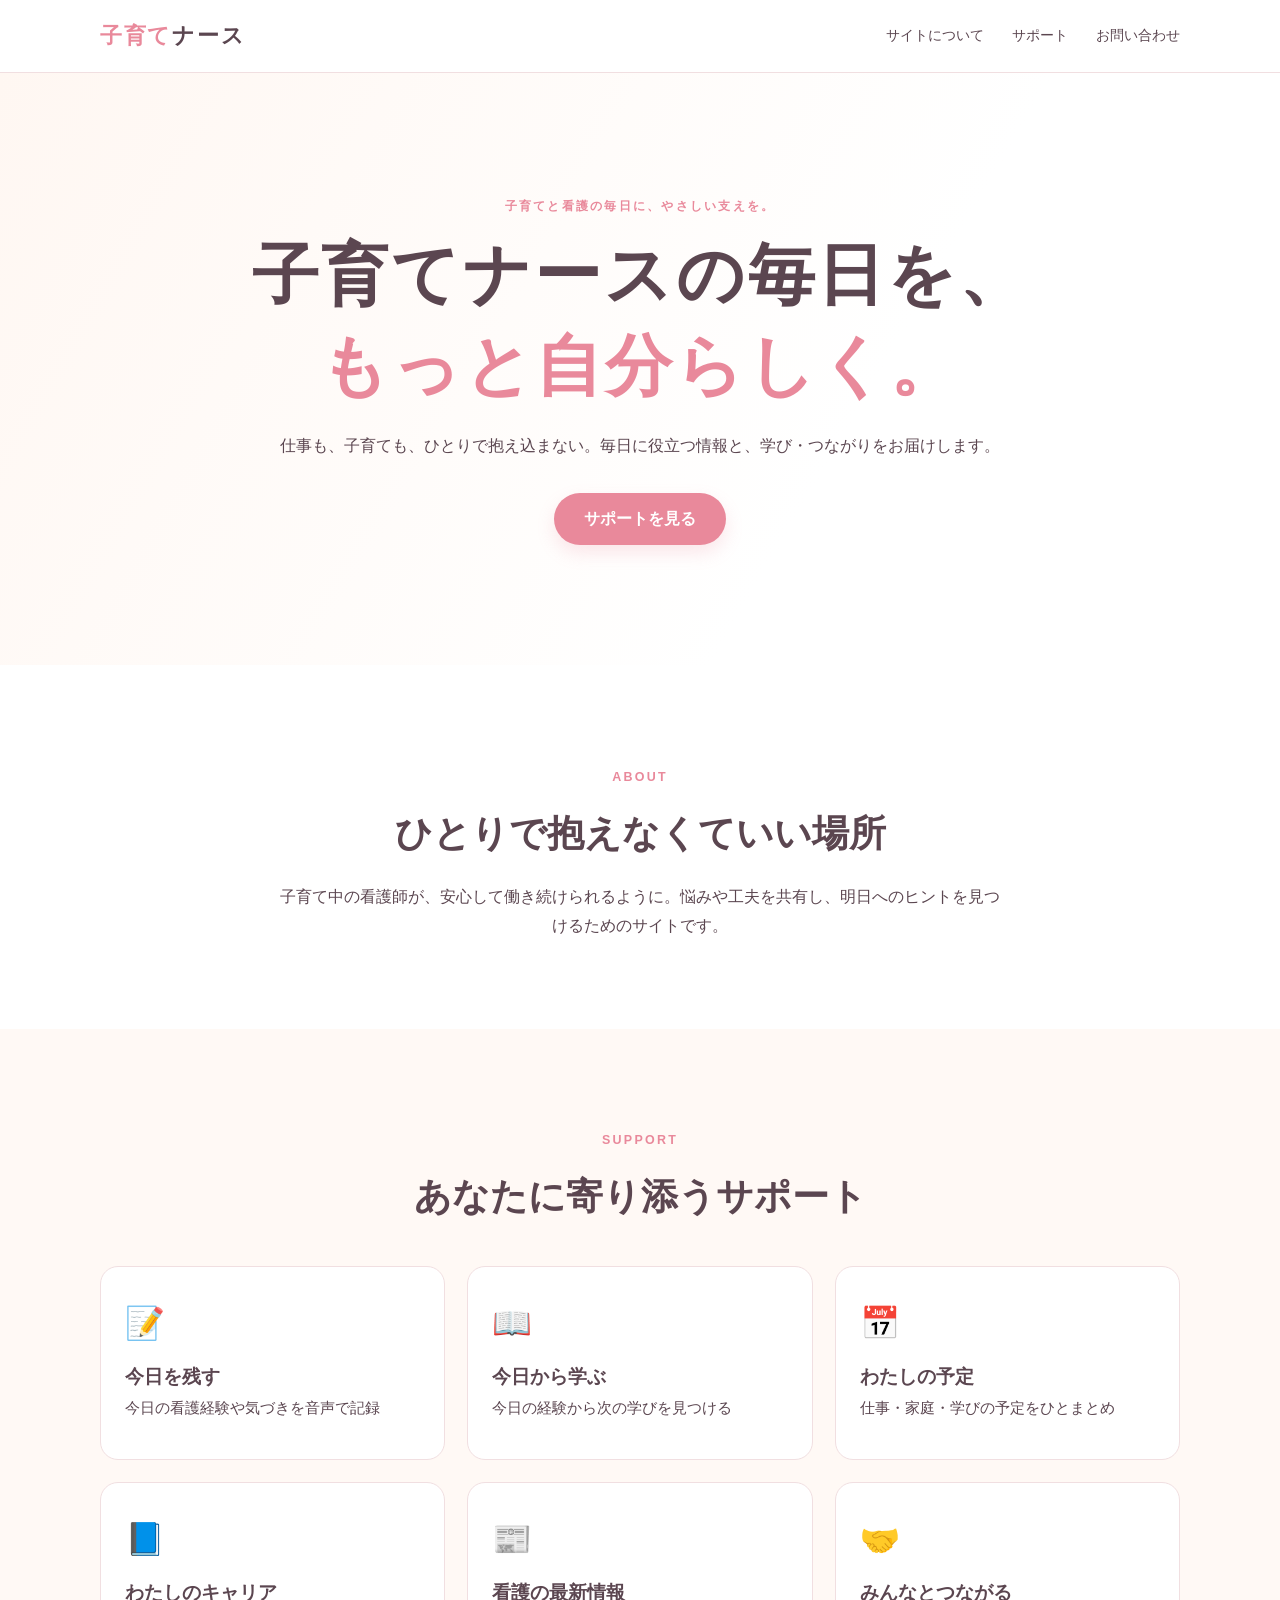
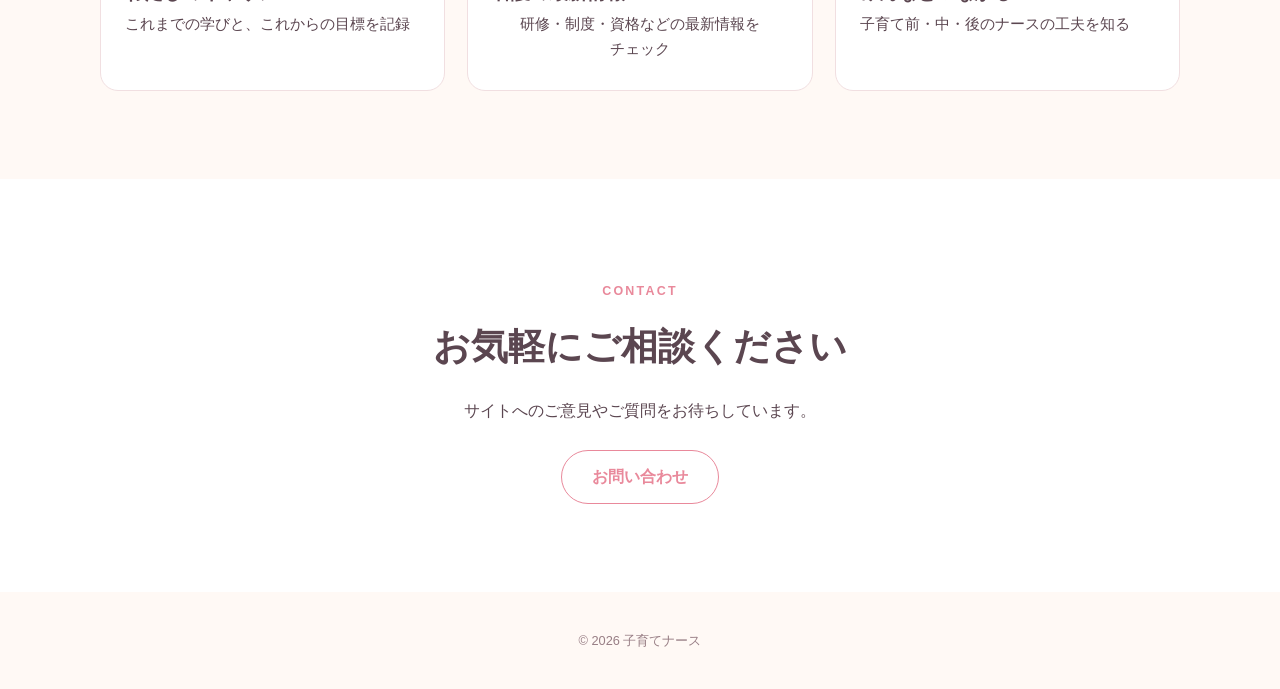
<file: index.html>
﻿<!DOCTYPE html>
<html lang="ja">
<head>
  <meta charset="UTF-8">
  <meta name="viewport" content="width=device-width, initial-scale=1.0">
  <meta name="description" content="子育てを支える看護師のためのサポートサイト">
  <title>子育てナース</title>
  <link rel="stylesheet" href="css/style.css">
</head>
<body>
  <header class="site-header">
    <div class="container header-inner">
      <a class="logo" href="index.html" aria-label="子育てナース ホーム">子育て<span>ナース</span></a>
      <nav aria-label="メインナビゲーション">
        <a href="#about">サイトについて</a>
        <a href="#support">サポート</a>
        <a href="#contact">お問い合わせ</a>
      </nav>
    </div>
  </header>

  <main>
    <section class="hero">
      <div class="container hero-content">
        <p class="eyebrow">子育てと看護の毎日に、やさしい支えを。</p>
        <h1>子育てナースの毎日を、<br><span>もっと自分らしく。</span></h1>
        <p class="lead">仕事も、子育ても、ひとりで抱え込まない。毎日に役立つ情報と、学び・つながりをお届けします。</p>
        <a class="button" href="#support">サポートを見る</a>
      </div>
    </section>

    <section id="about" class="section container">
      <p class="section-label">ABOUT</p>
      <h2>ひとりで抱えなくていい場所</h2>
      <p class="section-lead">子育て中の看護師が、安心して働き続けられるように。悩みや工夫を共有し、明日へのヒントを見つけるためのサイトです。</p>
    </section>

    <section id="support" class="section section-soft">
      <div class="container">
        <p class="section-label">SUPPORT</p>
        <h2>あなたに寄り添うサポート</h2>
        <div class="cards">
          <a class="card" href="record.html"><div class="card-icon" aria-hidden="true">📝</div><h3>今日を残す</h3><p>今日の看護経験や気づきを音声で記録</p></a>
          <a class="card" href="learning.html"><div class="card-icon" aria-hidden="true">📖</div><h3>今日から学ぶ</h3><p>今日の経験から次の学びを見つける</p></a>
          <a class="card" href="schedule.html"><div class="card-icon" aria-hidden="true">📅</div><h3>わたしの予定</h3><p>仕事・家庭・学びの予定をひとまとめ</p></a>
          <a class="card" href="career.html"><div class="card-icon" aria-hidden="true">📘</div><h3>わたしのキャリア</h3><p>これまでの学びと、これからの目標を記録</p></a>
          <a class="card" href="news.html"><div class="card-icon" aria-hidden="true">📰</div><h3>看護の最新情報</h3><p>研修・制度・資格などの最新情報をチェック</p></a>
          <a class="card" href="community.html"><div class="card-icon" aria-hidden="true">🤝</div><h3>みんなとつながる</h3><p>子育て前・中・後のナースの工夫を知る</p></a>
        </div>
      </div>
    </section>

    <section id="contact" class="section container contact">
      <p class="section-label">CONTACT</p>
      <h2>お気軽にご相談ください</h2>
      <p>サイトへのご意見やご質問をお待ちしています。</p>
      <a class="button button-secondary" href="mailto:info@example.com">お問い合わせ</a>
    </section>
  </main>

  <footer class="site-footer"><p>&copy; <span id="current-year">2026</span> 子育てナース</p></footer>
  <script src="js/script.js"></script>
</body>
</html>
</file>
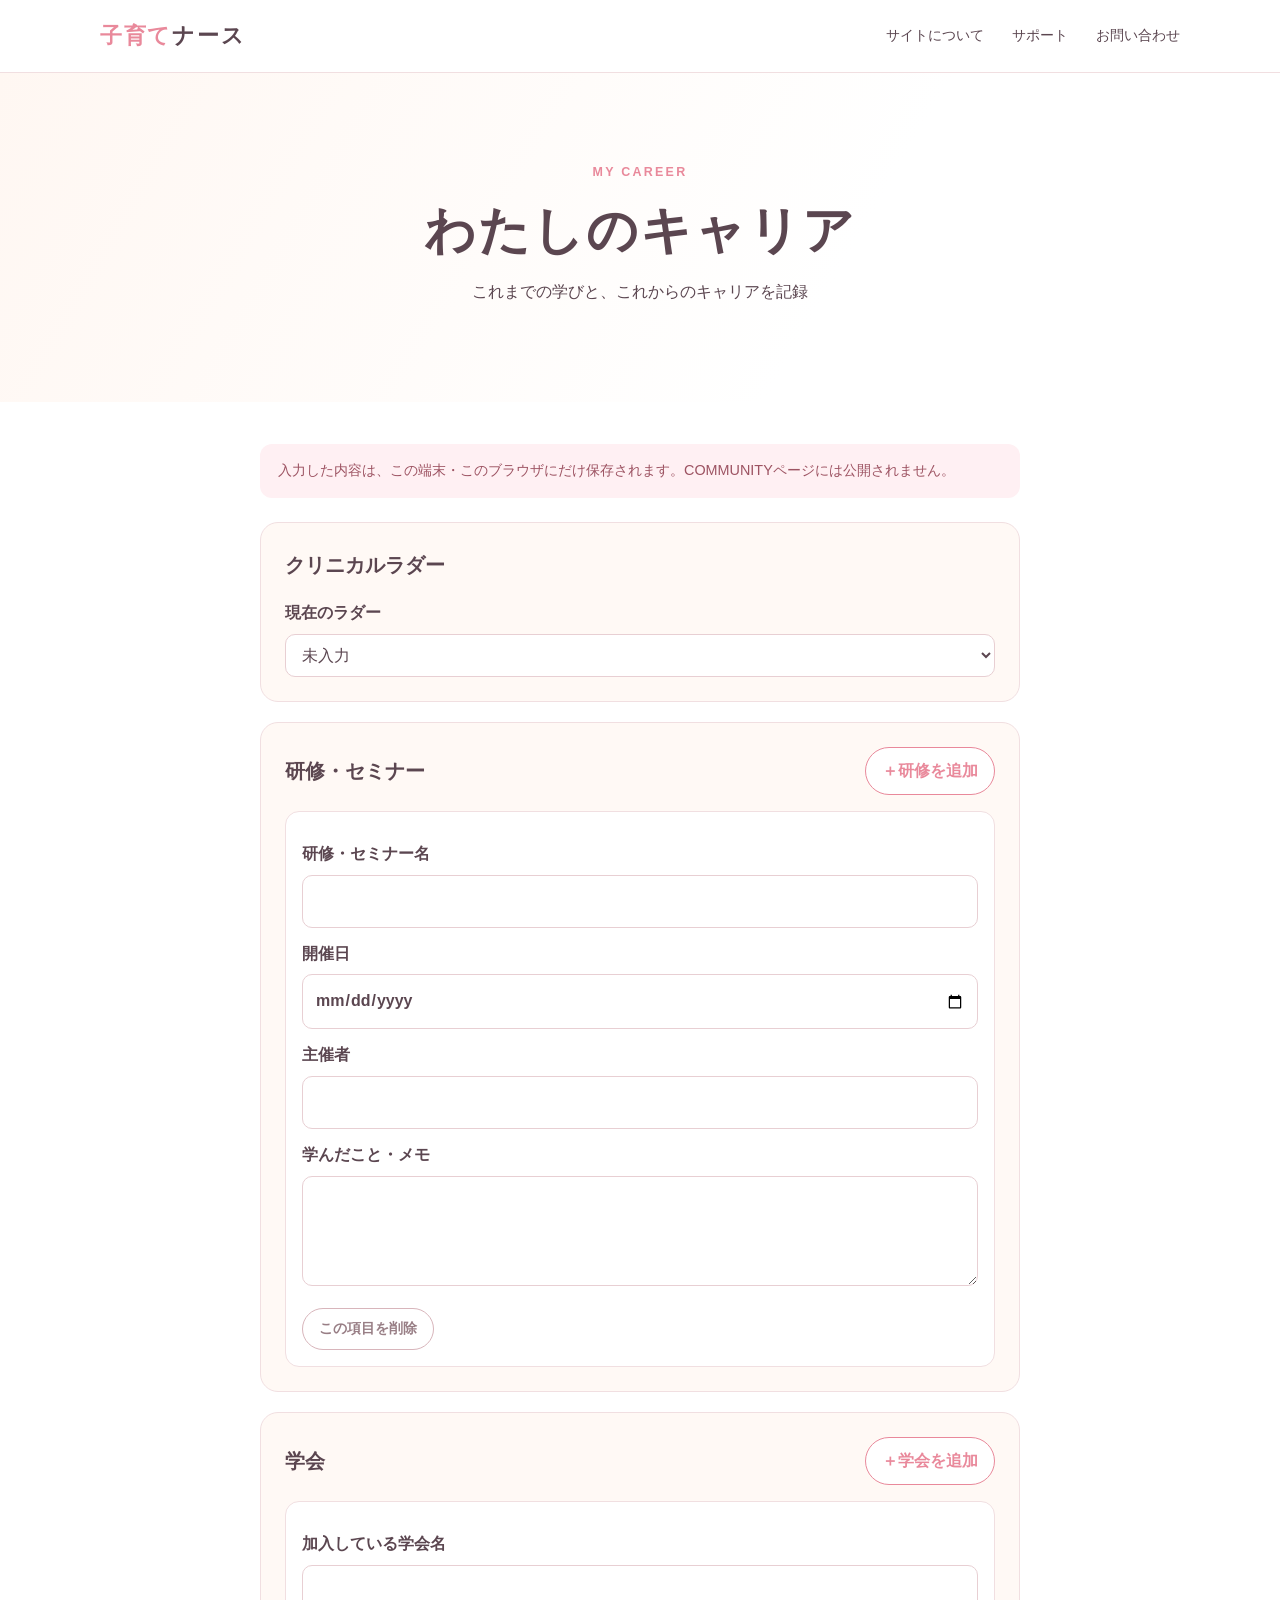
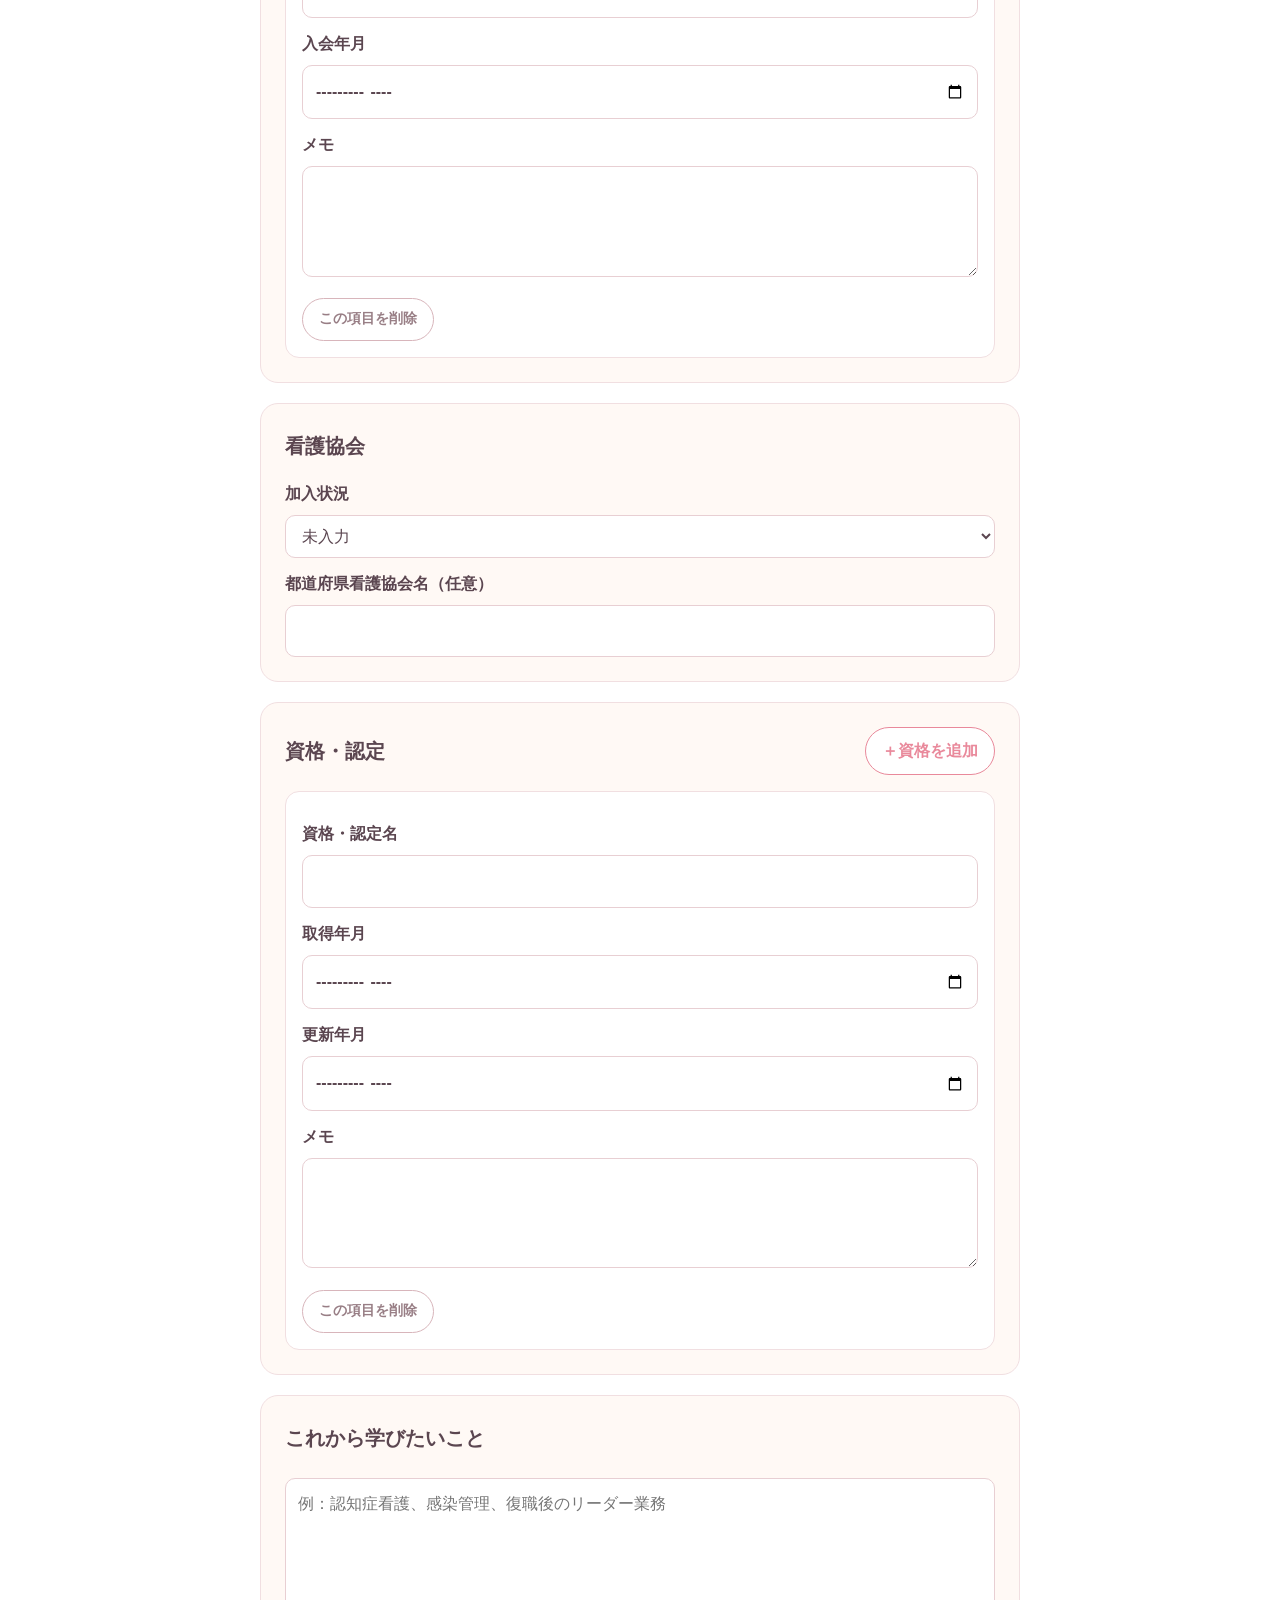
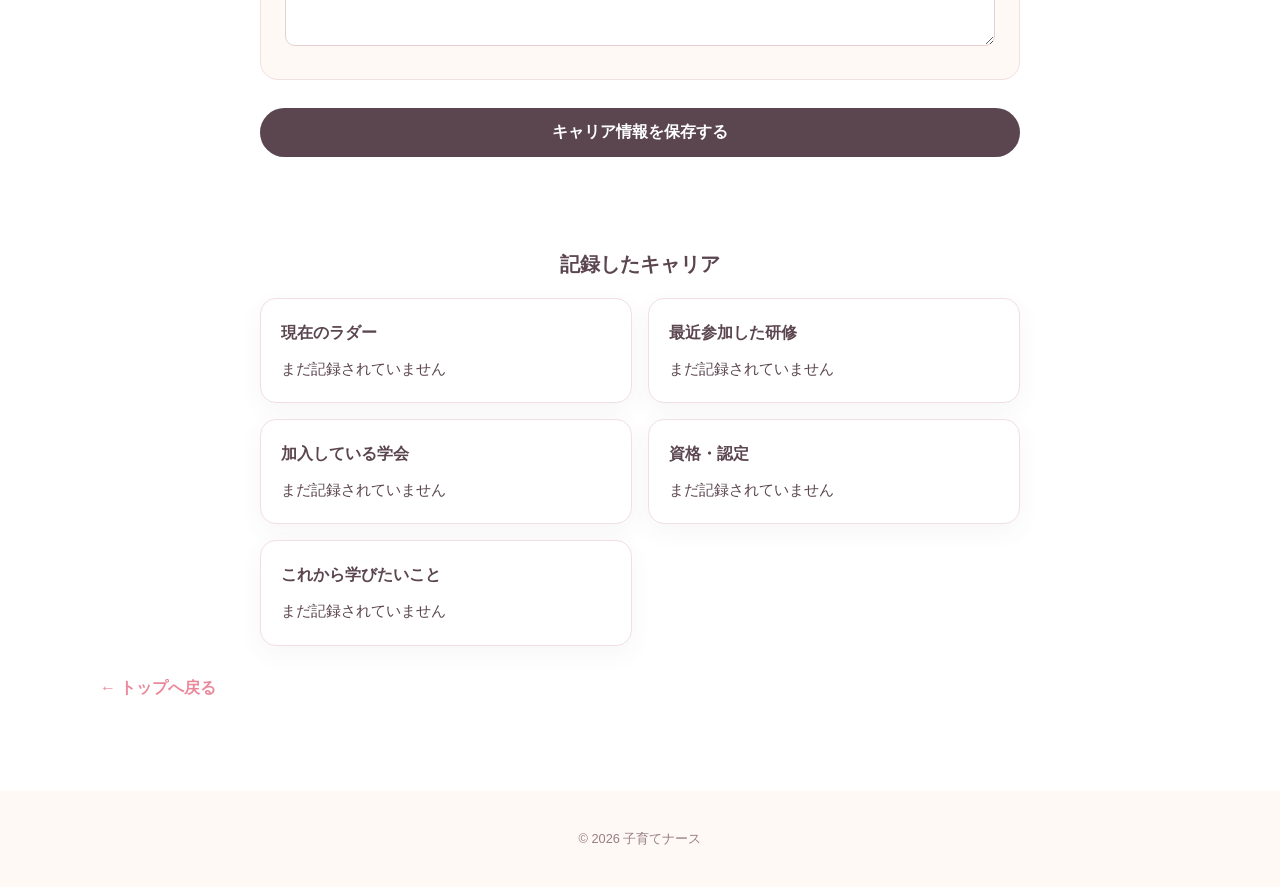
<file: career.html>
<!DOCTYPE html>
<html lang="ja"><head><meta charset="UTF-8"><meta name="viewport" content="width=device-width, initial-scale=1.0"><meta name="description" content="看護師個人の学習・キャリア情報を記録するページ"><title>MY CAREER | 子育てナース</title><link rel="stylesheet" href="css/style.css"></head>
<body><header class="site-header"><div class="container header-inner"><a class="logo" href="index.html" aria-label="子育てナース ホーム">子育て<span>ナース</span></a><nav aria-label="メインナビゲーション"><a href="index.html#about">サイトについて</a><a href="index.html#support">サポート</a><a href="index.html#contact">お問い合わせ</a></nav></div></header>
<main><section class="page-hero"><div class="container"><p class="section-label">MY CAREER</p><h1>わたしのキャリア</h1><p class="lead">これまでの学びと、これからのキャリアを記録</p></div></section><section class="career-content container"><p class="career-notice">入力した内容は、この端末・このブラウザにだけ保存されます。COMMUNITYページには公開されません。</p>
<form id="career-form"><section class="career-form-panel"><h2>クリニカルラダー</h2><label for="ladder">現在のラダー</label><select id="ladder"><option value="">未入力</option><option>ラダー1</option><option>ラダー2</option><option>ラダー3</option><option>ラダー4</option><option>ラダー5</option><option>その他</option></select></section>
<section class="career-form-panel"><div class="career-section-heading"><h2>研修・セミナー</h2><button class="add-button" id="add-training" type="button">＋研修を追加</button></div><div id="training-list"></div></section>
<section class="career-form-panel"><div class="career-section-heading"><h2>学会</h2><button class="add-button" id="add-society" type="button">＋学会を追加</button></div><div id="society-list"></div></section>
<section class="career-form-panel"><h2>看護協会</h2><label for="association-status">加入状況</label><select id="association-status"><option value="">未入力</option><option>加入している</option><option>加入していない</option></select><label for="association-prefecture">都道府県看護協会名（任意）</label><input id="association-prefecture" type="text"></section>
<section class="career-form-panel"><div class="career-section-heading"><h2>資格・認定</h2><button class="add-button" id="add-certification" type="button">＋資格を追加</button></div><div id="certification-list"></div></section>
<section class="career-form-panel"><h2>これから学びたいこと</h2><label class="visually-hidden" for="learning-goals">これから学びたいこと</label><textarea id="learning-goals" rows="5" placeholder="例：認知症看護、感染管理、復職後のリーダー業務"></textarea></section><button class="save-button career-save" type="submit">キャリア情報を保存する</button><p id="career-status" class="career-status" role="status" aria-live="polite"></p></form>
<section class="career-summary"><h2>記録したキャリア</h2><div id="career-summary-cards" class="career-summary-grid"></div></section><a class="back-link" href="index.html">← トップへ戻る</a></section></main><footer class="site-footer"><p>&copy; <span id="current-year">2026</span> 子育てナース</p></footer><script src="js/script.js"></script><script src="js/career.js"></script></body></html>
</file>
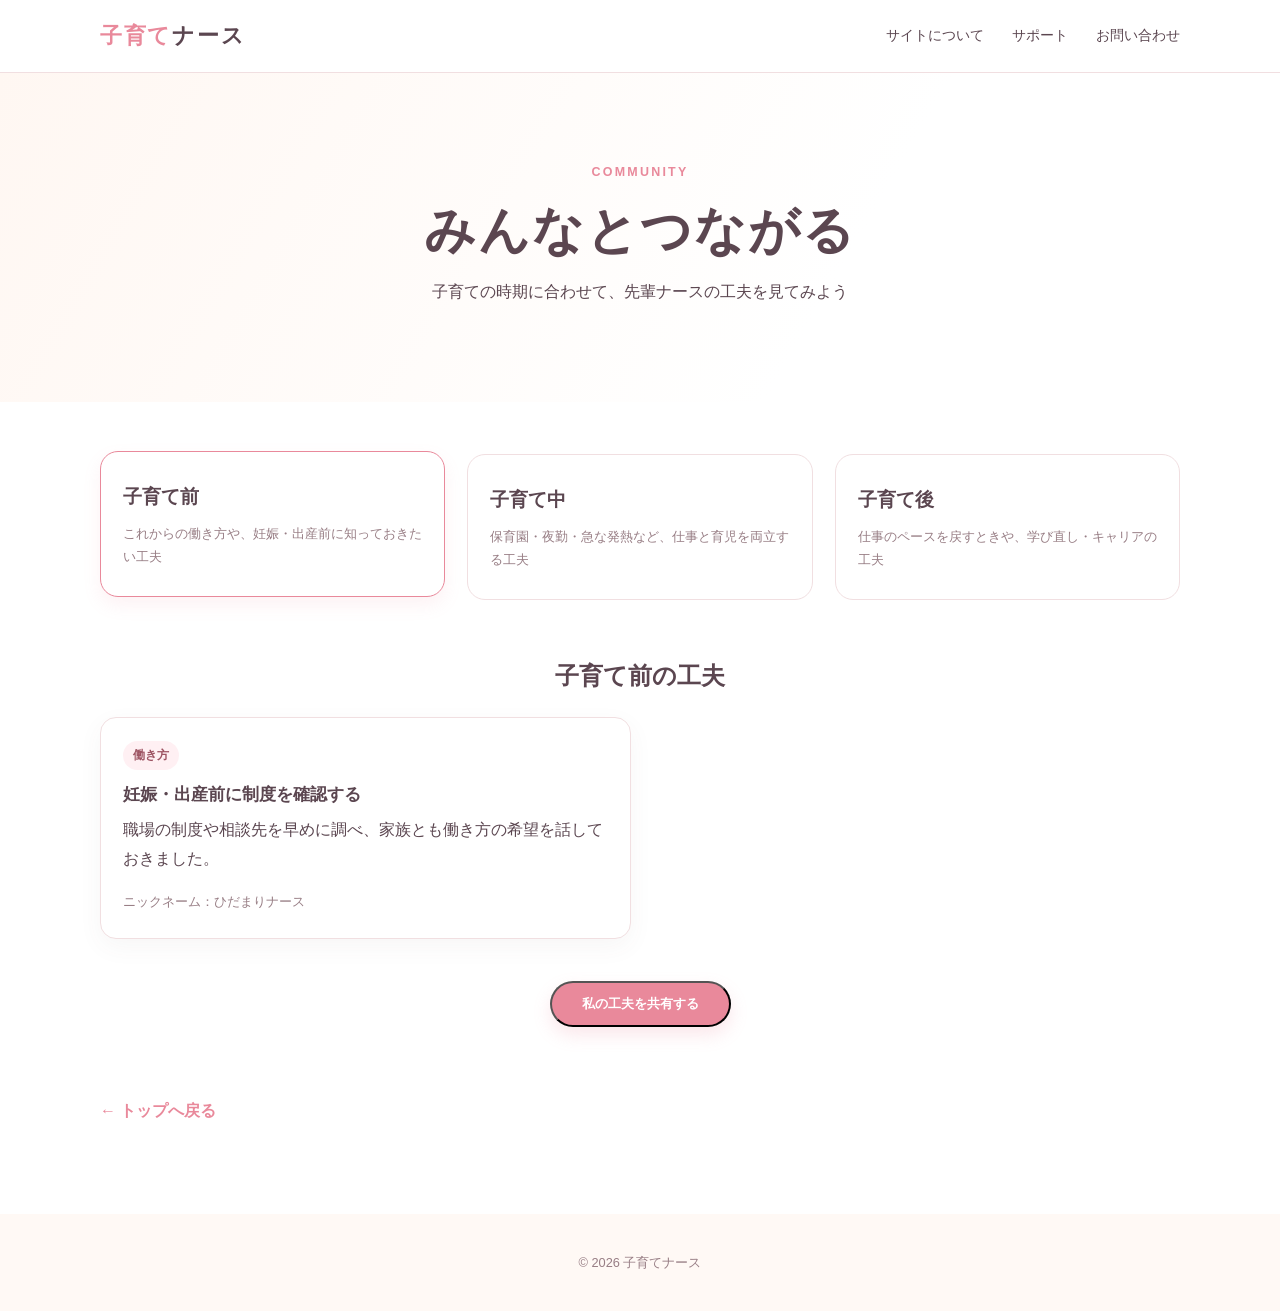
<file: community.html>
<!DOCTYPE html>
<html lang="ja">
<head>
  <meta charset="UTF-8"><meta name="viewport" content="width=device-width, initial-scale=1.0">
  <meta name="description" content="子育て前・子育て中・子育て後のナースの工夫や体験を知るページ"><title>みんなとつながる | 子育てナース</title>
  <link rel="stylesheet" href="css/style.css">
</head>
<body>
  <header class="site-header"><div class="container header-inner"><a class="logo" href="index.html" aria-label="子育てナース ホーム">子育て<span>ナース</span></a><nav aria-label="メインナビゲーション"><a href="index.html#about">サイトについて</a><a href="index.html#support">サポート</a><a href="index.html#contact">お問い合わせ</a></nav></div></header>
  <main>
    <section class="page-hero"><div class="container"><p class="section-label">COMMUNITY</p><h1>みんなとつながる</h1><p class="lead">子育ての時期に合わせて、先輩ナースの工夫を見てみよう</p></div></section>
    <section class="community-content container">
      <div class="community-stages" aria-label="子育て段階を選択">
        <button class="community-stage is-selected" type="button" data-stage="before" aria-pressed="true"><span>子育て前</span><small>これからの働き方や、妊娠・出産前に知っておきたい工夫</small></button>
        <button class="community-stage" type="button" data-stage="during" aria-pressed="false"><span>子育て中</span><small>保育園・夜勤・急な発熱など、仕事と育児を両立する工夫</small></button>
        <button class="community-stage" type="button" data-stage="after" aria-pressed="false"><span>子育て後</span><small>仕事のペースを戻すときや、学び直し・キャリアの工夫</small></button>
      </div>
      <section class="community-posts" aria-labelledby="community-posts-title"><h2 id="community-posts-title">子育て前の工夫</h2><div id="community-post-list" class="community-post-list"></div></section>
      <div class="community-share"><button class="button" id="open-community-form" type="button">私の工夫を共有する</button></div>
      <section class="community-form-panel" id="community-form-panel" hidden aria-labelledby="community-form-title">
        <h2 id="community-form-title">工夫・体験を投稿する</h2><p class="community-notice">個人や勤務先、患者さんが特定できる情報は入力しないでください。</p>
        <form id="community-form"><label for="post-stage">子育て段階</label><select id="post-stage" name="stage" required><option value="before">子育て前</option><option value="during">子育て中</option><option value="after">子育て後</option></select><label for="post-theme">テーマ</label><input id="post-theme" name="theme" required><label for="post-title">タイトル</label><input id="post-title" name="title" required><label for="post-content">工夫・体験</label><textarea id="post-content" name="content" rows="5" required></textarea><label for="post-nickname">ニックネーム</label><input id="post-nickname" name="nickname" required><button class="save-button" type="submit">投稿を追加する</button></form>
      </section>
      <a class="back-link" href="index.html">← トップへ戻る</a>
    </section>
  </main>
  <footer class="site-footer"><p>&copy; <span id="current-year">2026</span> 子育てナース</p></footer><script src="js/script.js"></script><script src="js/community.js"></script>
</body>
</html>
</file>
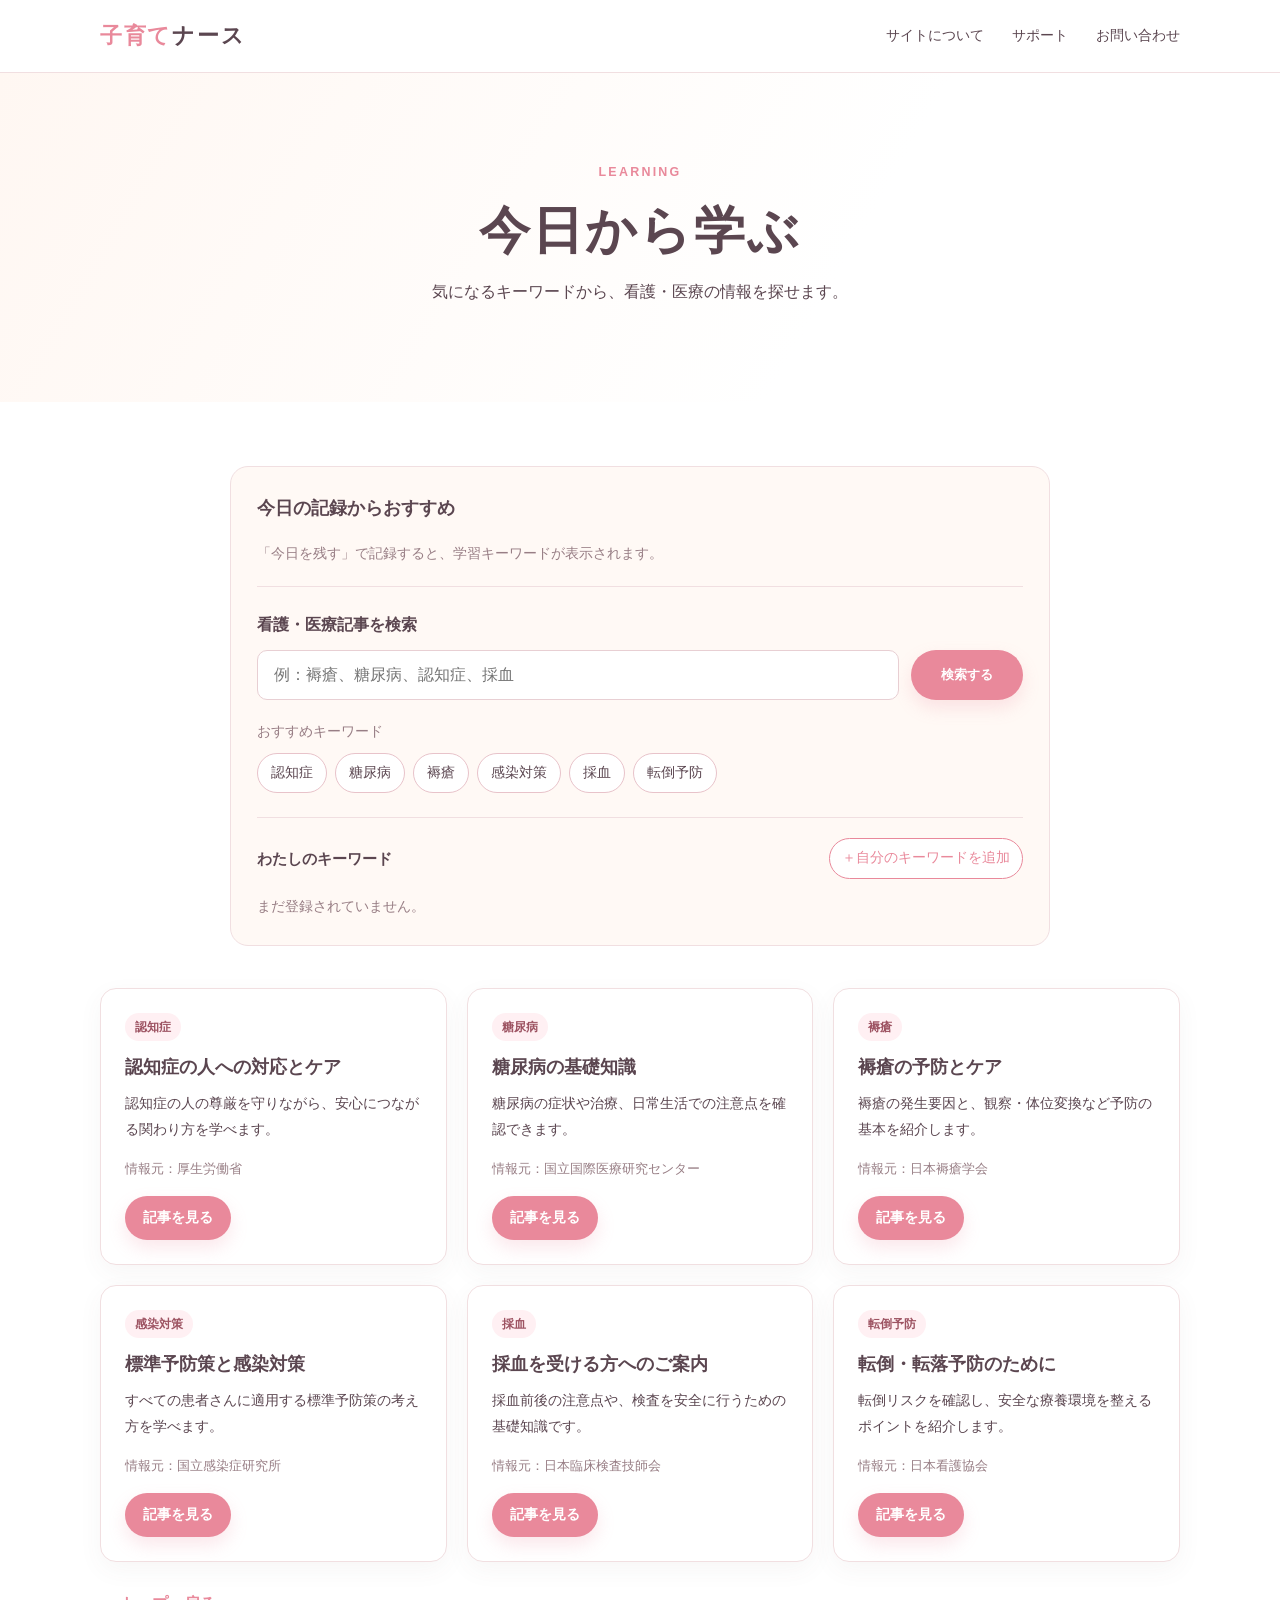
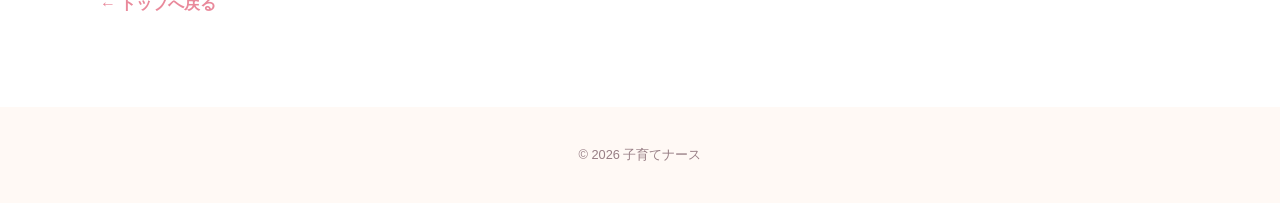
<file: learning.html>
<!DOCTYPE html>
<html lang="ja">
<head>
  <meta charset="UTF-8"><meta name="viewport" content="width=device-width, initial-scale=1.0">
  <meta name="description" content="記録した経験に合う看護記事や知識を紹介するページ"><title>今日から学ぶ | 子育てナース</title>
  <link rel="stylesheet" href="css/style.css">
</head>
<body>
  <header class="site-header"><div class="container header-inner"><a class="logo" href="index.html" aria-label="子育てナース ホーム">子育て<span>ナース</span></a><nav aria-label="メインナビゲーション"><a href="index.html#about">サイトについて</a><a href="index.html#support">サポート</a><a href="index.html#contact">お問い合わせ</a></nav></div></header>
  <main><section class="page-hero"><div class="container"><p class="section-label">LEARNING</p><h1>今日から学ぶ</h1><p class="lead">気になるキーワードから、看護・医療の情報を探せます。</p></div></section><section class="page-content learning-content container">
    <div class="learning-search" role="search">
      <section class="recommended-learning" aria-labelledby="recommended-title"><h2 id="recommended-title">今日の記録からおすすめ</h2><div id="recommended-keywords" class="keyword-list" aria-live="polite"></div><p id="recommended-message" class="recommended-message"></p></section>
      <label for="article-search">看護・医療記事を検索</label>
      <div class="search-controls"><input id="article-search" type="search" placeholder="例：褥瘡、糖尿病、認知症、採血" autocomplete="off"><button class="button search-button" type="button" id="search-button">検索する</button></div>
      <div class="popular-keywords" aria-label="キーワード"><span>おすすめキーワード</span><div class="keyword-list"><button type="button" data-keyword="認知症">認知症</button><button type="button" data-keyword="糖尿病">糖尿病</button><button type="button" data-keyword="褥瘡">褥瘡</button><button type="button" data-keyword="感染対策">感染対策</button><button type="button" data-keyword="採血">採血</button><button type="button" data-keyword="転倒予防">転倒予防</button></div></div>
      <section class="personal-keywords" aria-labelledby="personal-keywords-title">
        <div class="personal-keywords-heading"><h2 id="personal-keywords-title">わたしのキーワード</h2><button type="button" class="add-keyword-button" id="show-keyword-form">＋自分のキーワードを追加</button></div>
        <form id="keyword-form" class="keyword-form" hidden><label for="custom-keyword">キーワード</label><div class="keyword-form-controls"><input id="custom-keyword" type="text" maxlength="30" placeholder="例：訪問看護" autocomplete="off"><button class="button" type="submit">追加する</button></div><p id="keyword-form-message" class="keyword-form-message" role="status" aria-live="polite"></p></form>
        <div id="custom-keywords" class="keyword-list" aria-live="polite"></div><p id="custom-keywords-empty" class="custom-keywords-empty">まだ登録されていません。</p>
      </section>
    </div>
    <div id="article-results" class="article-results" aria-live="polite"></div>
    <a class="back-link" href="index.html">← トップへ戻る</a>
  </section></main>
  <footer class="site-footer"><p>&copy; <span id="current-year">2026</span> 子育てナース</p></footer><script src="js/script.js"></script><script src="js/learning.js"></script>
</body>
</html>
</file>
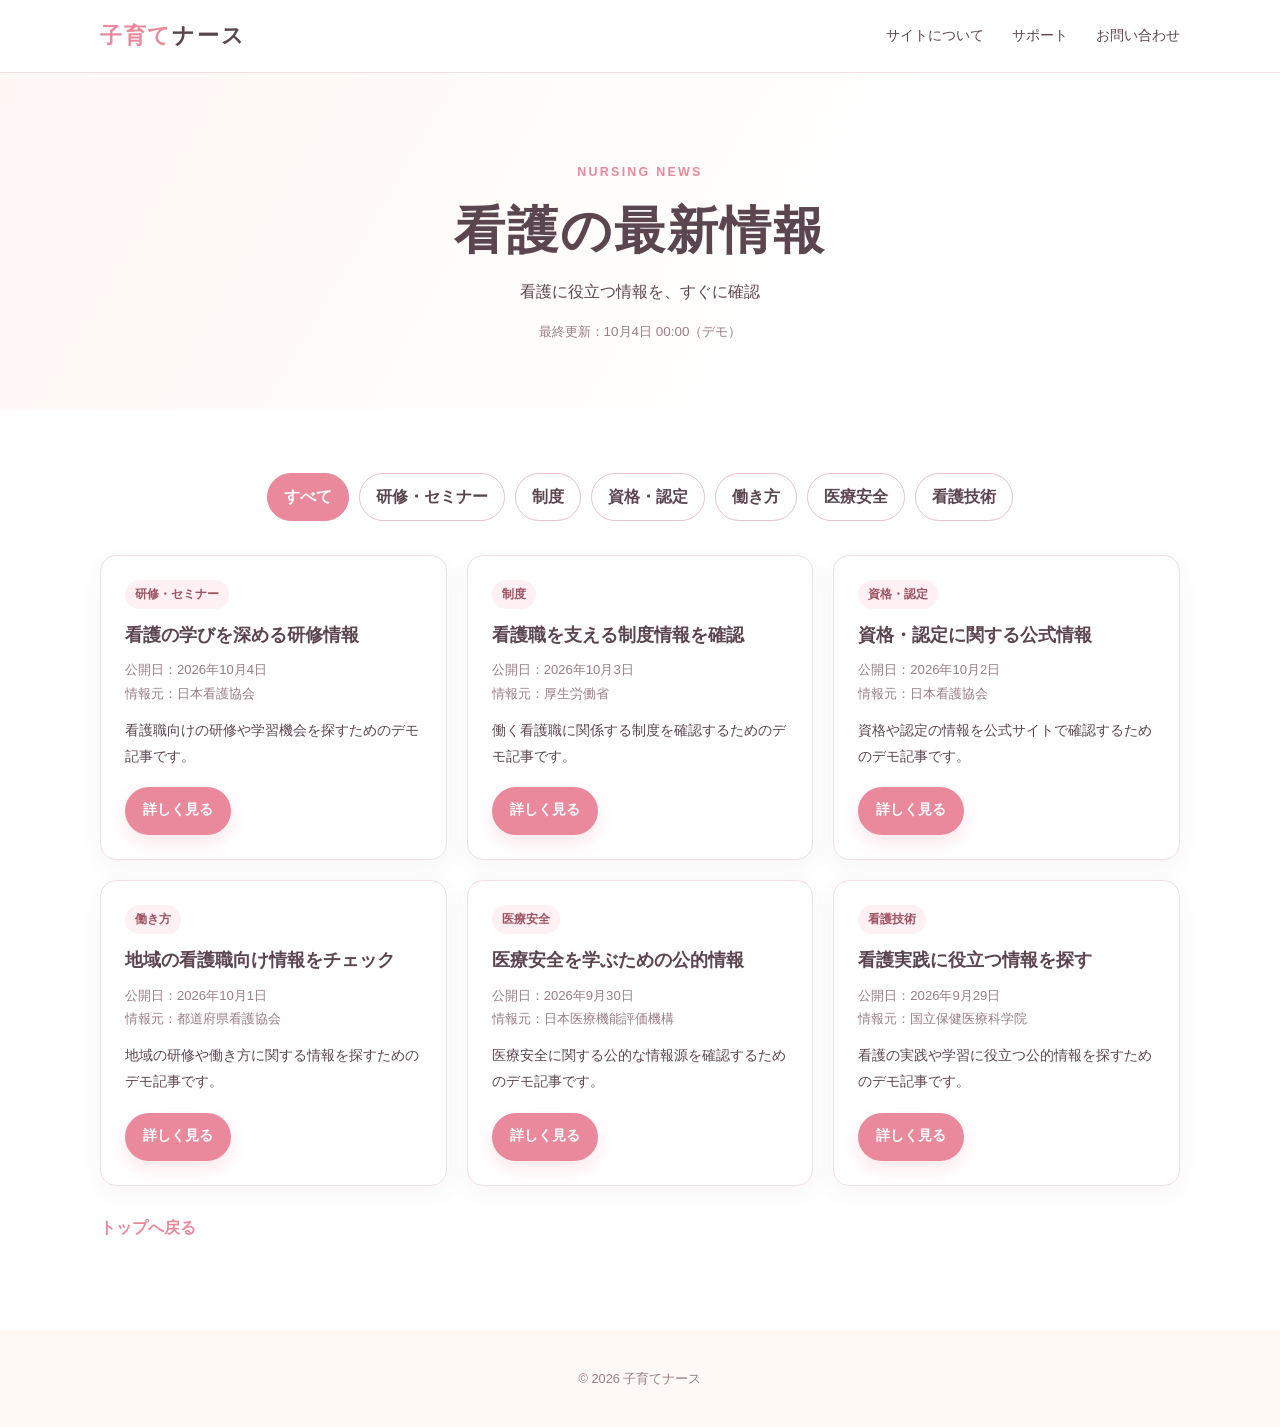
<file: news.html>
<!DOCTYPE html>
<html lang="ja">
<head>
  <meta charset="UTF-8">
  <meta name="viewport" content="width=device-width, initial-scale=1.0">
  <meta name="description" content="看護師向けの研修・制度・資格・医療安全などの最新情報">
  <title>看護の最新情報 | 子育てナース</title>
  <link rel="stylesheet" href="css/style.css">
</head>
<body>
  <header class="site-header">
    <div class="container header-inner">
      <a class="logo" href="index.html" aria-label="子育てナース ホーム">子育て<span>ナース</span></a>
      <nav aria-label="メインナビゲーション">
        <a href="index.html#about">サイトについて</a>
        <a href="index.html#support">サポート</a>
        <a href="index.html#contact">お問い合わせ</a>
      </nav>
    </div>
  </header>

  <main>
    <section class="page-hero">
      <div class="container">
        <p class="section-label">NURSING NEWS</p>
        <h1>看護の最新情報</h1>
        <p class="page-hero-lead">看護に役立つ情報を、すぐに確認</p>
        <p class="news-updated" id="news-updated" aria-live="polite"></p>
      </div>
    </section>

    <section class="page-content news-content">
      <div class="container">
        <div class="news-categories" role="group" aria-label="記事カテゴリ" id="news-categories"></div>
        <div class="news-results" id="news-results" aria-live="polite"></div>
        <a class="back-link" href="index.html">トップへ戻る</a>
      </div>
    </section>
  </main>

  <footer class="site-footer"><p>&copy; <span id="current-year">2026</span> 子育てナース</p></footer>
  <script src="js/script.js"></script>
  <script src="js/news.js"></script>
</body>
</html>
</file>
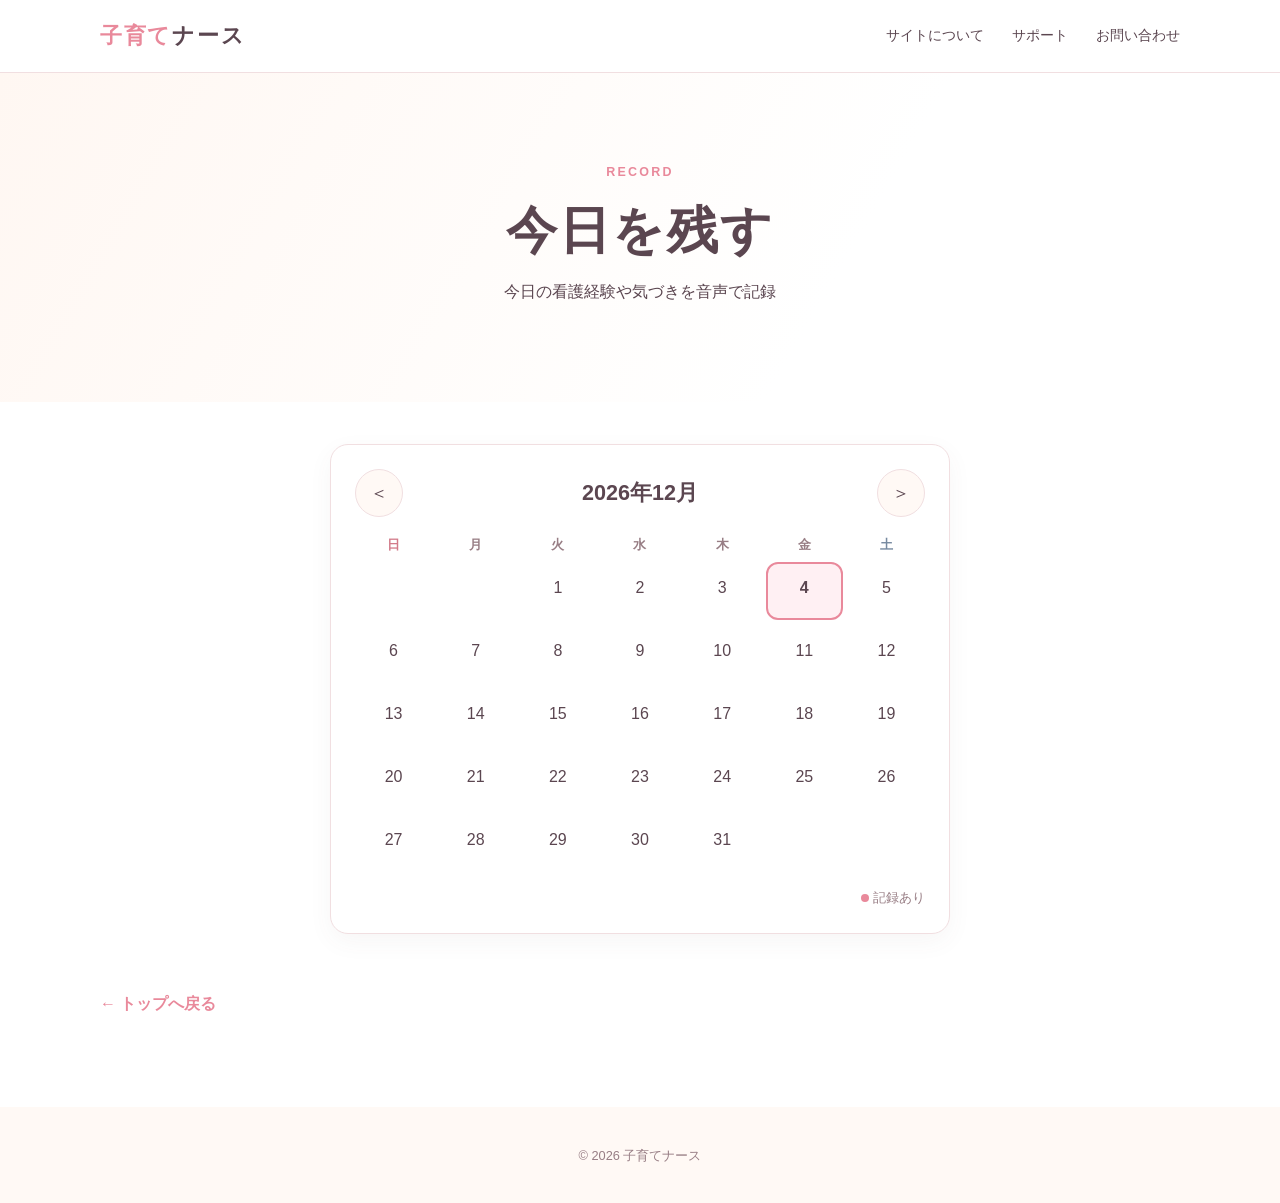
<file: record.html>
<!DOCTYPE html>
<html lang="ja">
<head>
  <meta charset="UTF-8"><meta name="viewport" content="width=device-width, initial-scale=1.0">
  <meta name="description" content="今日の看護経験や気づきを音声で記録するページ"><title>今日を残す | 子育てナース</title>
  <link rel="stylesheet" href="css/style.css">
</head>
<body>
  <header class="site-header"><div class="container header-inner"><a class="logo" href="index.html" aria-label="子育てナース ホーム">子育て<span>ナース</span></a><nav aria-label="メインナビゲーション"><a href="index.html#about">サイトについて</a><a href="index.html#support">サポート</a><a href="index.html#contact">お問い合わせ</a></nav></div></header>
  <main><section class="page-hero"><div class="container"><p class="section-label">RECORD</p><h1>今日を残す</h1><p class="lead">今日の看護経験や気づきを音声で記録</p></div></section>
    <section class="record-area container" aria-label="看護経験の記録">
      <div class="calendar-card">
        <div class="calendar-heading"><button class="month-button" id="previous-month" type="button" aria-label="前月">＜</button><h2 id="calendar-month"></h2><button class="month-button" id="next-month" type="button" aria-label="次月">＞</button></div>
        <div class="calendar-weekdays" aria-hidden="true"><span>日</span><span>月</span><span>火</span><span>水</span><span>木</span><span>金</span><span>土</span></div>
        <div class="calendar-grid" id="calendar-grid" role="grid" aria-label="月間カレンダー"></div>
        <p class="calendar-note"><span class="record-dot" aria-hidden="true"></span> 記録あり</p>
      </div>
      <section class="entry-panel" id="entry-panel" hidden aria-live="polite">
        <h2 id="entry-title"></h2>
        <p class="entry-hint" id="entry-hint">声で残すことも、キーボードで入力することもできます。</p>
        <div class="voice-actions"><button class="voice-button" id="start-voice" type="button">🎤 <span>音声入力を開始</span></button><button class="stop-button" id="stop-voice" type="button" disabled>停止</button></div>
        <p class="voice-status" id="voice-status" role="status"></p>
        <label class="visually-hidden" for="record-text">看護経験や気づき</label><textarea id="record-text" rows="7" placeholder="今日の看護経験や気づきを入力してください"></textarea>
        <button class="save-button" id="save-record" type="button">保存する</button>
      </section>
      <a class="back-link" href="index.html">← トップへ戻る</a>
    </section>
  </main>
  <footer class="site-footer"><p>&copy; <span id="current-year">2026</span> 子育てナース</p></footer><script src="js/script.js"></script><script src="js/record.js"></script>
</body>
</html>
</file>
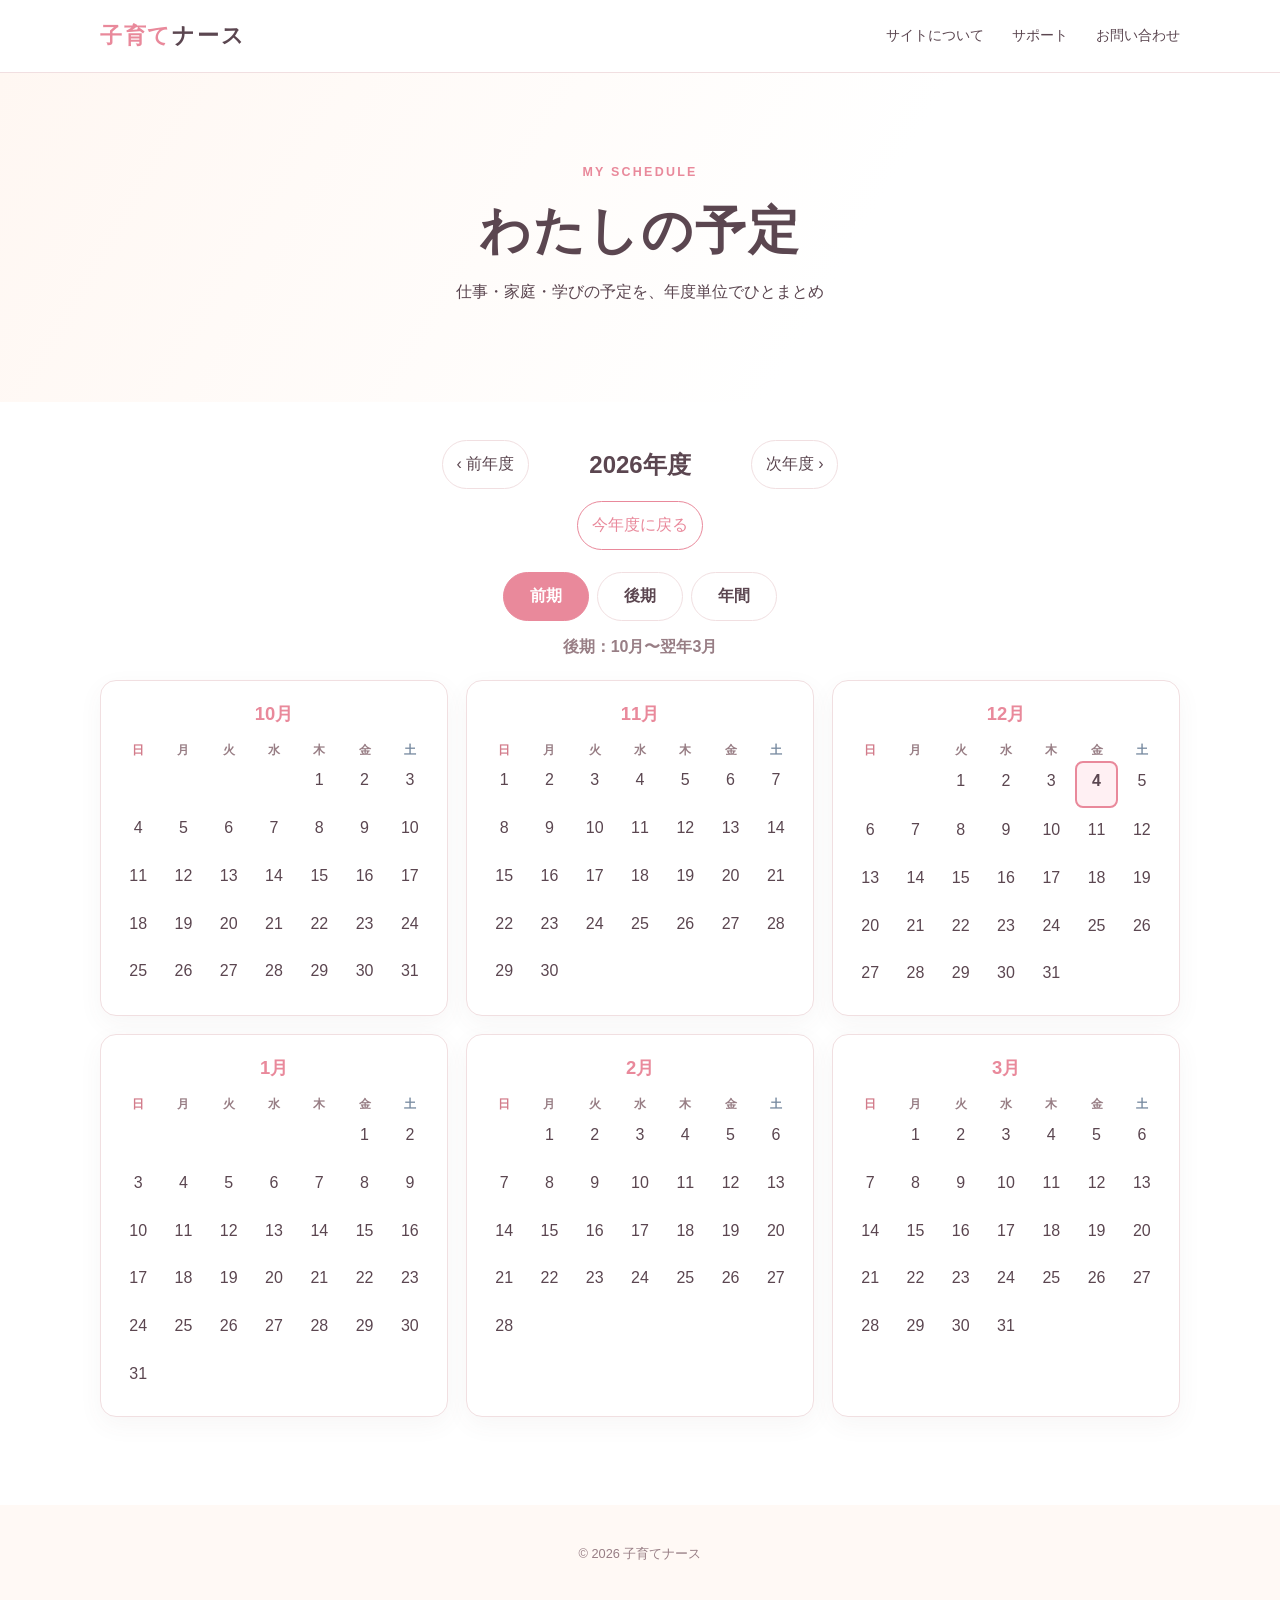
<file: schedule.html>
<!DOCTYPE html>
<html lang="ja"><head><meta charset="UTF-8"><meta name="viewport" content="width=device-width, initial-scale=1.0"><meta name="description" content="仕事・家庭・学びの予定を年度単位でまとめるページ"><title>わたしの予定 | 子育てナース</title><link rel="stylesheet" href="css/style.css"></head>
<body><header class="site-header"><div class="container header-inner"><a class="logo" href="index.html" aria-label="子育てナース ホーム">子育て<span>ナース</span></a><nav aria-label="メインナビゲーション"><a href="index.html#about">サイトについて</a><a href="index.html#support">サポート</a><a href="index.html#contact">お問い合わせ</a></nav></div></header>
<main><section class="page-hero"><div class="container"><p class="section-label">MY SCHEDULE</p><h1>わたしの予定</h1><p class="lead">仕事・家庭・学びの予定を、年度単位でひとまとめ</p></div></section>
<section class="schedule-content container"><div class="schedule-year-nav" aria-label="年度の切り替え"><button type="button" id="previous-year">‹ 前年度</button><strong id="fiscal-year-label"></strong><button type="button" id="next-year">次年度 ›</button></div><button type="button" class="current-year-button" id="current-year-button">今年度に戻る</button><div class="schedule-view-tabs" role="tablist" aria-label="表示期間"><button type="button" role="tab" data-view="first" aria-selected="true">前期</button><button type="button" role="tab" data-view="second" aria-selected="false">後期</button><button type="button" role="tab" data-view="year" aria-selected="false">年間</button></div><p class="schedule-period" id="schedule-period"></p><div class="schedule-months" id="schedule-months"></div>
<section class="schedule-editor" id="schedule-editor" hidden aria-labelledby="selected-date-heading"><h2 id="selected-date-heading"></h2><form id="schedule-form"><input type="hidden" id="schedule-id"><label>予定の種類<select id="schedule-category" required><option>仕事</option><option>家庭</option><option>学び</option><option>自分の予定</option><option>その他</option></select></label><label>予定タイトル<input id="schedule-title" type="text" required placeholder="例：感染管理研修"></label><div class="schedule-time-fields"><label>開始時間<input id="schedule-start" type="time"></label><label>終了時間<input id="schedule-end" type="time"></label></div><label>メモ<textarea id="schedule-memo" rows="3" placeholder="場所や持ちものなど"></textarea></label><button class="schedule-save" type="submit">予定を保存</button><button class="schedule-cancel" type="button" id="schedule-cancel" hidden>入力を取り消す</button></form><div class="schedule-list" id="schedule-list"></div></section></section></main>
<footer class="site-footer"><p>&copy; <span id="current-year">2026</span> 子育てナース</p></footer><script src="js/script.js"></script><script src="js/schedule.js"></script></body></html>
</file>
<file: css/style.css>
:root { --pink:#e9899b; --deep:#5b4650; --cream:#fff9f5; --line:#f1dfe1; }
* { box-sizing:border-box; }
html { scroll-behavior:smooth; }
body { margin:0; color:var(--deep); background:#fff; font-family:-apple-system,BlinkMacSystemFont,"Hiragino Kaku Gothic ProN","Yu Gothic",Meiryo,sans-serif; line-height:1.8; line-break:strict; }
a { color:inherit; text-decoration:none; }
.container { width:min(1080px, calc(100% - 40px)); margin:auto; }
.site-header { background:#fff; border-bottom:1px solid var(--line); }
.header-inner { display:flex; align-items:center; justify-content:space-between; min-height:72px; }
.logo { color:var(--pink); font-size:1.35rem; font-weight:800; letter-spacing:.08em; }
.logo span { color:var(--deep); }
nav { display:flex; gap:28px; font-size:.9rem; }
nav a:hover { color:var(--pink); }
.hero { background:linear-gradient(120deg,#fff7f2 0%,#fff 65%); padding:110px 0 120px; }
.hero-content { text-align:center; }
.eyebrow,.section-label { color:var(--pink); font-size:.78rem; font-weight:700; letter-spacing:.18em; }
h1 { margin:12px 0 20px; font-size:clamp(2.2rem,6vw,4.2rem); line-height:1.35; letter-spacing:.04em; text-wrap:balance; }
h1 span { color:var(--pink); }
.lead { max-width:760px; margin:0 auto 32px; text-wrap:pretty; }
.button { display:inline-block; border-radius:999px; padding:12px 30px; color:#fff; background:var(--pink); box-shadow:0 8px 18px #e9899b33; font-weight:700; transition:transform .2s, opacity .2s; }
.button:hover { opacity:.85; transform:translateY(-2px); }
.section { padding:88px 0; text-align:center; }
.section h2 { margin:4px 0 16px; font-size:clamp(1.6rem,3vw,2.3rem); text-wrap:balance; }
.section-lead { max-width:720px; margin:auto; text-wrap:pretty; }
.section-soft { background:var(--cream); }
.cards { display:grid; grid-template-columns:repeat(3,1fr); gap:22px; margin-top:36px; }
.card { display:flex; min-width:0; min-height:194px; flex-direction:column; align-items:flex-start; padding:28px 24px; background:#fff; border:1px solid var(--line); border-radius:18px; transition:transform .2s, box-shadow .2s, border-color .2s; }
.card:hover { transform:translateY(-3px); border-color:#e9bcc4; box-shadow:0 8px 18px #e9899b1c; }
.card:focus-visible { outline:3px solid #e9899b66; outline-offset:4px; }
.card-icon { color:var(--pink); font-size:2rem; }
.card h3 { margin:10px 0 6px; line-height:1.45; }
.card p { margin:0; font-size:.92rem; line-height:1.7; text-wrap:pretty; }
.contact p:not(.section-label) { margin-bottom:24px; }
.button-secondary { background:#fff; color:var(--pink); border:1px solid var(--pink); box-shadow:none; }
.site-footer { padding:24px; color:#987e85; background:var(--cream); text-align:center; font-size:.8rem; }
.page-hero { background:linear-gradient(120deg,#fff7f2 0%,#fff 65%); padding:76px 0 64px; text-align:center; }
.page-hero h1 { margin-bottom:12px; font-size:clamp(2rem,5vw,3.2rem); }
.page-hero-lead { margin:0; }
.news-updated { margin:14px 0 0; color:#987e85; font-size:.84rem; }
.page-content { min-height:360px; padding:64px 0 88px; text-align:center; }
.news-content { text-align:left; }
.news-categories { display:flex; flex-wrap:wrap; justify-content:center; gap:10px; margin-bottom:34px; }
.news-category-button { min-height:48px; padding:9px 16px; border:1px solid #e8c3ca; border-radius:999px; color:var(--deep); background:#fff; font:inherit; font-weight:700; cursor:pointer; }
.news-category-button:hover,.news-category-button:focus-visible,.news-category-button[aria-pressed="true"] { color:#fff; border-color:var(--pink); background:var(--pink); outline:none; }
.news-results { display:grid; grid-template-columns:repeat(3,minmax(0,1fr)); gap:20px; }
.news-card { display:flex; min-width:0; flex-direction:column; padding:24px; border:1px solid var(--line); border-radius:16px; background:#fff; box-shadow:0 8px 24px #5b46500d; }
.news-card h2 { margin:0 0 10px; font-size:1.15rem; line-height:1.5; overflow-wrap:anywhere; }
.news-meta { margin:0 0 12px; color:#987e85; font-size:.82rem; }
.news-card .article-description { margin-bottom:18px; }
.news-button { align-self:flex-start; min-height:48px; padding:10px 18px; font-size:.9rem; }
.back-link { display:inline-block; margin-top:28px; color:var(--pink); font-weight:700; }
.schedule-content { padding:38px 0 88px; text-align:left; }
.schedule-year-nav { display:flex; align-items:center; justify-content:center; gap:clamp(14px,5vw,60px); margin-bottom:12px; }.schedule-year-nav strong { font-size:1.5rem; }.schedule-year-nav button,.current-year-button,.schedule-view-tabs button,.schedule-item-actions button,.schedule-cancel { min-height:48px; padding:9px 14px; border:1px solid var(--line); border-radius:999px; color:var(--deep); background:#fff; font:inherit; cursor:pointer; }.schedule-year-nav button:hover,.current-year-button:hover,.schedule-view-tabs button:hover,.schedule-view-tabs button[aria-selected="true"],.schedule-item-actions button:hover { color:#fff; border-color:var(--pink); background:var(--pink); }.current-year-button { display:block; margin:0 auto 22px; color:var(--pink); border-color:var(--pink); }.schedule-view-tabs { display:flex; justify-content:center; gap:8px; margin-bottom:12px; }.schedule-view-tabs button { min-width:86px; font-weight:700; }.schedule-period { margin:0 0 18px; color:#987e85; text-align:center; font-weight:700; }.schedule-months { display:grid; grid-template-columns:repeat(3,minmax(0,1fr)); gap:18px; }.schedule-month { min-width:0; padding:16px; border:1px solid var(--line); border-radius:16px; background:#fff; box-shadow:0 8px 24px #5b46500d; }.schedule-month h2 { margin:0 0 10px; color:var(--pink); font-size:1.15rem; text-align:center; }.schedule-weekdays,.schedule-days { display:grid; grid-template-columns:repeat(7,minmax(0,1fr)); gap:3px; text-align:center; }.schedule-weekdays { color:#987e85; font-size:.75rem; font-weight:700; }.schedule-weekdays span:first-child { color:#d27b8a; }.schedule-weekdays span:last-child { color:#778aa0; }.schedule-day { position:relative; min-width:0; min-height:40px; padding:4px 2px 10px; border:1px solid transparent; border-radius:8px; color:var(--deep); background:#fff; font:inherit; cursor:pointer; }.schedule-day:hover,.schedule-day:focus-visible { border-color:var(--pink); background:#fff7f2; outline:none; }.schedule-day.is-today { border:2px solid var(--pink); background:#fff0f3; font-weight:800; }.schedule-day.has-schedule::after { position:absolute; right:50%; bottom:3px; width:5px; height:5px; border-radius:50%; background:var(--pink); content:""; transform:translateX(50%); }.schedule-editor { max-width:700px; margin:30px auto 0; padding:24px; border:1px solid var(--line); border-radius:18px; background:var(--cream); }.schedule-editor h2 { margin:0 0 18px; font-size:1.3rem; text-align:center; }.schedule-editor label { display:block; margin-top:12px; font-weight:700; }.schedule-editor input,.schedule-editor select,.schedule-editor textarea { width:100%; min-width:0; margin-top:6px; padding:10px 12px; border:1px solid #e8cfd3; border-radius:10px; color:var(--deep); background:#fff; font:inherit; }.schedule-editor input:focus,.schedule-editor select:focus,.schedule-editor textarea:focus { outline:3px solid #e9899b44; border-color:var(--pink); }.schedule-time-fields { display:grid; grid-template-columns:1fr 1fr; gap:14px; }.schedule-save { width:100%; min-height:48px; margin-top:16px; border:0; border-radius:999px; color:#fff; background:var(--deep); font:inherit; font-weight:700; cursor:pointer; }.schedule-cancel { display:block; margin:10px auto 0; }.schedule-list { margin-top:28px; }.schedule-list h3 { margin:0 0 12px; }.schedule-empty { color:#987e85; }.schedule-item { display:flex; align-items:center; justify-content:space-between; gap:14px; padding:14px; border-top:1px solid var(--line); }.schedule-item strong { display:block; }.schedule-item p { margin:4px 0 0; font-size:.9rem; }.schedule-category { display:inline-block; margin-right:8px; padding:2px 8px; border-radius:999px; color:#9d5362; background:#fff0f3; font-size:.75rem; font-weight:700; }.schedule-item-actions { display:flex; gap:6px; flex-shrink:0; }.schedule-item-actions button { min-height:40px; padding:5px 10px; font-size:.85rem; }
.back-link:hover { text-decoration:underline; }
.learning-content { text-align:left; }
.learning-search { max-width:820px; margin:0 auto 42px; padding:26px; background:var(--cream); border:1px solid var(--line); border-radius:18px; }
.learning-search label { display:block; margin-bottom:10px; font-weight:700; }
.recommended-learning { margin-bottom:24px; padding-bottom:20px; border-bottom:1px solid var(--line); }.recommended-learning h2 { margin:0; font-size:1.1rem; }.recommended-message { margin:8px 0 0; color:#987e85; font-size:.88rem; }
.search-controls { display:flex; gap:12px; }
#article-search { min-width:0; flex:1; height:50px; padding:10px 16px; border:1px solid #e8cfd3; border-radius:10px; color:var(--deep); background:#fff; font:inherit; }
#article-search:focus { outline:3px solid #e9899b44; border-color:var(--pink); }
.search-button { border:0; cursor:pointer; white-space:nowrap; }
.popular-keywords { margin-top:20px; color:#987e85; font-size:.85rem; }
.keyword-list { display:flex; flex-wrap:wrap; gap:8px; margin-top:8px; }
.keyword-list button { padding:7px 13px; border:1px solid #e8c3ca; border-radius:999px; color:var(--deep); background:#fff; font:inherit; cursor:pointer; }
.keyword-list button:hover,.keyword-list button:focus-visible { color:var(--pink); border-color:var(--pink); outline:none; }
.personal-keywords { margin-top:24px; padding-top:20px; border-top:1px solid var(--line); }.personal-keywords-heading { display:flex; align-items:center; justify-content:space-between; gap:12px; }.personal-keywords h2 { margin:0; font-size:.95rem; color:var(--deep); }.add-keyword-button { min-height:40px; padding:7px 12px; border:1px solid var(--pink); border-radius:999px; color:var(--pink); background:#fff; font:inherit; font-size:.85rem; cursor:pointer; }.add-keyword-button:hover,.add-keyword-button:focus-visible { background:#fff0f3; outline:none; }.keyword-form { margin-top:14px; padding:14px; border-radius:12px; background:#fff7f2; }.keyword-form label { display:block; margin-bottom:6px; font-size:.85rem; font-weight:700; }.keyword-form-controls { display:flex; gap:8px; }.keyword-form input { min-width:0; flex:1; padding:9px 12px; border:1px solid #e8cfd3; border-radius:10px; font:inherit; }.keyword-form-message { min-height:1.4em; margin:6px 0 0; color:#9d5362; font-size:.8rem; }.custom-keyword-item { display:inline-flex; align-items:center; gap:4px; padding:2px 4px 2px 0; border:1px solid #e8c3ca; border-radius:999px; background:#fff; }.custom-keyword-item > button:first-child { border:0; }.custom-keyword-item .remove-keyword-button { min-height:28px; padding:3px 7px; color:#987e85; border:0; border-left:1px solid #e8c3ca; border-radius:0 999px 999px 0; background:transparent; font-size:.72rem; }.custom-keyword-item .remove-keyword-button:hover,.custom-keyword-item .remove-keyword-button:focus-visible { color:#9d5362; background:#fff0f3; }.custom-keywords-empty { margin:8px 0 0; color:#987e85; font-size:.85rem; }
.article-results { display:grid; grid-template-columns:repeat(3,minmax(0,1fr)); gap:20px; }
.article-card { display:flex; flex-direction:column; min-width:0; padding:24px; background:#fff; border:1px solid var(--line); border-radius:16px; box-shadow:0 8px 24px #5b46500d; }
.article-card h2 { margin:0 0 10px; font-size:1.15rem; line-height:1.5; }
.article-category { display:inline-block; align-self:flex-start; margin-bottom:12px; padding:3px 10px; border-radius:999px; color:#9d5362; background:#fff0f3; font-size:.78rem; font-weight:700; }
.article-description { margin:0 0 14px; font-size:.9rem; }
.article-source { margin:auto 0 16px; color:#987e85; font-size:.8rem; }
.article-card .button { align-self:flex-start; padding:9px 18px; font-size:.9rem; }
.search-empty { grid-column:1 / -1; margin:0; padding:30px 16px; color:#987e85; text-align:center; background:#fff9f5; border-radius:14px; }
.record-area { padding:42px 0 88px; }
.calendar-card,.entry-panel { max-width:620px; margin:0 auto 28px; padding:24px; background:#fff; border:1px solid var(--line); border-radius:18px; box-shadow:0 8px 24px #5b46500d; }
.calendar-heading { display:flex; align-items:center; justify-content:space-between; gap:12px; margin-bottom:16px; }
.calendar-heading h2,.entry-panel h2 { margin:0; font-size:1.35rem; text-align:center; }
.month-button { width:48px; height:48px; border:1px solid var(--line); border-radius:50%; color:var(--deep); background:#fff9f5; font-size:1.1rem; cursor:pointer; }
.month-button:hover,.month-button:focus-visible { color:var(--pink); border-color:var(--pink); }
.calendar-weekdays,.calendar-grid { display:grid; grid-template-columns:repeat(7,1fr); gap:5px; text-align:center; }
.calendar-weekdays { margin-bottom:5px; color:#987e85; font-size:.82rem; font-weight:700; }
.calendar-weekdays span:first-child { color:#d27b8a; }.calendar-weekdays span:last-child { color:#778aa0; }
.calendar-day { position:relative; min-width:0; min-height:58px; padding:7px 3px 12px; border:1px solid transparent; border-radius:12px; color:var(--deep); background:#fff; font:inherit; cursor:pointer; }
.calendar-day:hover,.calendar-day:focus-visible { border-color:var(--pink); background:#fff7f2; outline:none; }.calendar-day.is-today { border:2px solid var(--pink); background:#fff0f3; font-weight:800; }.calendar-day.has-record { font-weight:700; }
.calendar-day .record-dot { position:absolute; bottom:6px; left:50%; transform:translateX(-50%); width:7px; height:7px; border-radius:50%; background:var(--pink); }
.calendar-note { margin:14px 0 0; color:#987e85; font-size:.8rem; text-align:right; }.record-dot { display:inline-block; width:8px; height:8px; border-radius:50%; background:var(--pink); }
.entry-panel[hidden] { display:none; }.entry-hint { margin:6px 0 16px; font-size:.9rem; }.voice-actions { display:flex; gap:10px; margin-bottom:8px; }.voice-button,.stop-button,.save-button { min-height:48px; border:0; border-radius:999px; padding:10px 20px; font:inherit; font-weight:700; cursor:pointer; }.voice-button { flex:1; color:#fff; background:var(--pink); font-size:1rem; box-shadow:0 6px 14px #e9899b33; }.stop-button { min-width:76px; color:var(--deep); background:#f8eeee; }.voice-button:disabled,.stop-button:disabled { cursor:not-allowed; opacity:.5; }.voice-status { min-height:1.8em; margin:4px 0 8px; color:#987e85; font-size:.88rem; }#record-text { display:block; width:100%; min-height:150px; resize:vertical; padding:14px; border:1px solid var(--line); border-radius:12px; color:var(--deep); background:#fffdfc; font:inherit; line-height:1.7; }#record-text:focus { outline:3px solid #e9899b44; border-color:var(--pink); }.save-button { width:100%; margin-top:14px; color:#fff; background:var(--deep); }.save-button:hover { opacity:.9; }.visually-hidden { position:absolute; width:1px; height:1px; padding:0; margin:-1px; overflow:hidden; clip:rect(0,0,0,0); white-space:nowrap; border:0; }
@media (max-width:600px) { .container { width:min(100% - 28px,1080px); } .header-inner { min-height:62px; } nav { gap:10px; font-size:.72rem; } .hero { padding:76px 0 84px; } .hero .lead { max-width:340px; } .cards { grid-template-columns:1fr; gap:16px; } .card { min-height:0; padding:24px 20px; } .section { padding:64px 0; } .section-lead { max-width:340px; } }
@media (max-width:600px) { .schedule-content { padding-top:28px; }.schedule-year-nav { gap:8px; }.schedule-year-nav strong { font-size:1.2rem; }.schedule-year-nav button { padding-inline:8px; font-size:.82rem; }.schedule-months,.schedule-months.is-year { grid-template-columns:repeat(2,minmax(0,1fr)); gap:10px; }.schedule-month { padding:10px 5px; }.schedule-day { min-height:38px; font-size:.88rem; }.schedule-editor { padding:18px 14px; }.schedule-time-fields { grid-template-columns:1fr; gap:0; }.schedule-item { align-items:flex-start; flex-direction:column; }.schedule-item-actions { width:100%; }.schedule-item-actions button { flex:1; } }
@media (max-width:600px) { .record-area { padding-top:28px; }.calendar-card,.entry-panel { padding:16px 12px; border-radius:14px; }.calendar-weekdays,.calendar-grid { gap:3px; }.calendar-day { min-height:52px; padding-top:6px; }.voice-actions { gap:8px; }.voice-button { padding-inline:10px; } }
@media (max-width:600px) { .learning-content { padding-top:36px; }.learning-search { padding:18px 14px; }.search-controls { flex-direction:column; }.search-button { width:100%; }.article-results { grid-template-columns:1fr; gap:14px; }.article-card { padding:20px; } }
@media (max-width:600px) { .personal-keywords-heading { align-items:flex-start; flex-direction:column; }.add-keyword-button { width:100%; }.keyword-form-controls { flex-direction:column; }.keyword-form-controls .button { width:100%; text-align:center; } }
@media (max-width:600px) { .news-content { padding-top:36px; }.news-categories { justify-content:flex-start; gap:8px; margin-bottom:26px; }.news-category-button { flex:1 1 auto; padding-inline:12px; }.news-results { grid-template-columns:1fr; gap:14px; }.news-card { padding:20px; }.news-button { width:100%; text-align:center; } }
.community-content { padding:52px 0 88px; }.community-stages { display:grid; grid-template-columns:repeat(3,minmax(0,1fr)); gap:22px; }.community-stage { min-width:0; padding:28px 22px; border:1px solid var(--line); border-radius:18px; color:var(--deep); background:#fff; font:inherit; text-align:left; cursor:pointer; transition:transform .2s,box-shadow .2s,border-color .2s; }.community-stage:hover,.community-stage.is-selected { border-color:var(--pink); box-shadow:0 8px 18px #e9899b1c; transform:translateY(-3px); }.community-stage:focus-visible { outline:3px solid #e9899b66; outline-offset:4px; }.community-stage span { display:block; margin-bottom:8px; font-size:1.2rem; font-weight:700; }.community-stage small { display:block; color:#987e85; line-height:1.7; }.community-posts { margin-top:54px; }.community-posts h2,.community-form-panel h2 { margin:0 0 20px; text-align:center; font-size:1.5rem; }.community-post-list { display:grid; grid-template-columns:repeat(2,minmax(0,1fr)); gap:18px; }.community-post-card { min-width:0; padding:22px; border:1px solid var(--line); border-radius:16px; background:#fff; box-shadow:0 8px 24px #5b46500d; }.community-post-card h3 { margin:0 0 8px; font-size:1.08rem; line-height:1.5; }.community-post-card p { margin:0 0 14px; }.community-post-card small { color:#987e85; }.community-share { margin:42px 0; text-align:center; }.community-form-panel { max-width:680px; margin:0 auto 38px; padding:28px; border:1px solid var(--line); border-radius:18px; background:var(--cream); text-align:left; }.community-form-panel[hidden] { display:none; }.community-notice { margin:0 0 22px; color:#9d5362; font-weight:700; }.community-form-panel label { display:block; margin-top:14px; font-weight:700; }.community-form-panel input,.community-form-panel select,.community-form-panel textarea { width:100%; min-width:0; margin-top:6px; padding:10px 12px; border:1px solid #e8cfd3; border-radius:10px; color:var(--deep); background:#fff; font:inherit; }.community-form-panel textarea { resize:vertical; }
@media (max-width:600px) { .community-content { padding-top:32px; }.community-stages,.community-post-list { grid-template-columns:1fr; gap:14px; }.community-stage { padding:22px 18px; }.community-posts { margin-top:38px; }.community-form-panel { padding:20px 16px; } }
.career-content { padding:42px 0 88px; text-align:left; }.career-notice { max-width:760px; margin:0 auto 24px; padding:14px 18px; border-radius:12px; color:#9d5362; background:#fff0f3; font-size:.9rem; }.career-form-panel { max-width:760px; margin:0 auto 20px; padding:24px; border:1px solid var(--line); border-radius:18px; background:var(--cream); }.career-form-panel h2,.career-summary h2 { margin:0 0 16px; font-size:1.25rem; }.career-form-panel label { display:block; margin-top:12px; font-weight:700; }.career-form-panel input,.career-form-panel select,.career-form-panel textarea { width:100%; min-width:0; margin-top:6px; padding:11px 12px; border:1px solid #e8cfd3; border-radius:10px; color:var(--deep); background:#fff; font:inherit; }.career-form-panel textarea { resize:vertical; }.career-form-panel input:focus,.career-form-panel select:focus,.career-form-panel textarea:focus { outline:3px solid #e9899b44; border-color:var(--pink); }.career-section-heading { display:flex; align-items:center; justify-content:space-between; gap:14px; }.career-section-heading h2 { margin:0; }.add-button,.remove-button { min-height:48px; border:1px solid var(--pink); border-radius:999px; padding:8px 16px; color:var(--pink); background:#fff; font:inherit; font-weight:700; cursor:pointer; }.add-button:hover,.remove-button:hover { background:#fff0f3; }.career-repeat-item { margin-top:16px; padding:16px; border:1px solid var(--line); border-radius:14px; background:#fff; }.remove-button { margin-top:12px; min-height:42px; border-color:#d8b5bb; color:#987e85; font-size:.85rem; }.career-save { display:block; max-width:760px; margin:28px auto 0; }.career-status { min-height:1.8em; margin:12px 0; color:#9d5362; text-align:center; font-weight:700; }.career-summary { max-width:760px; margin:48px auto 0; }.career-summary h2 { text-align:center; }.career-summary-grid { display:grid; grid-template-columns:repeat(2,minmax(0,1fr)); gap:16px; }.career-summary-card { min-width:0; padding:20px; border:1px solid var(--line); border-radius:16px; background:#fff; box-shadow:0 8px 24px #5b46500d; }.career-summary-card h3 { margin:0 0 8px; font-size:1rem; }.career-summary-card p { margin:0; overflow-wrap:anywhere; font-size:.92rem; }
@media (max-width:600px) { .career-content { padding-top:28px; }.career-form-panel { padding:18px 14px; }.career-section-heading { align-items:flex-start; flex-direction:column; }.add-button { width:100%; }.career-summary-grid { grid-template-columns:1fr; } }
</file>
